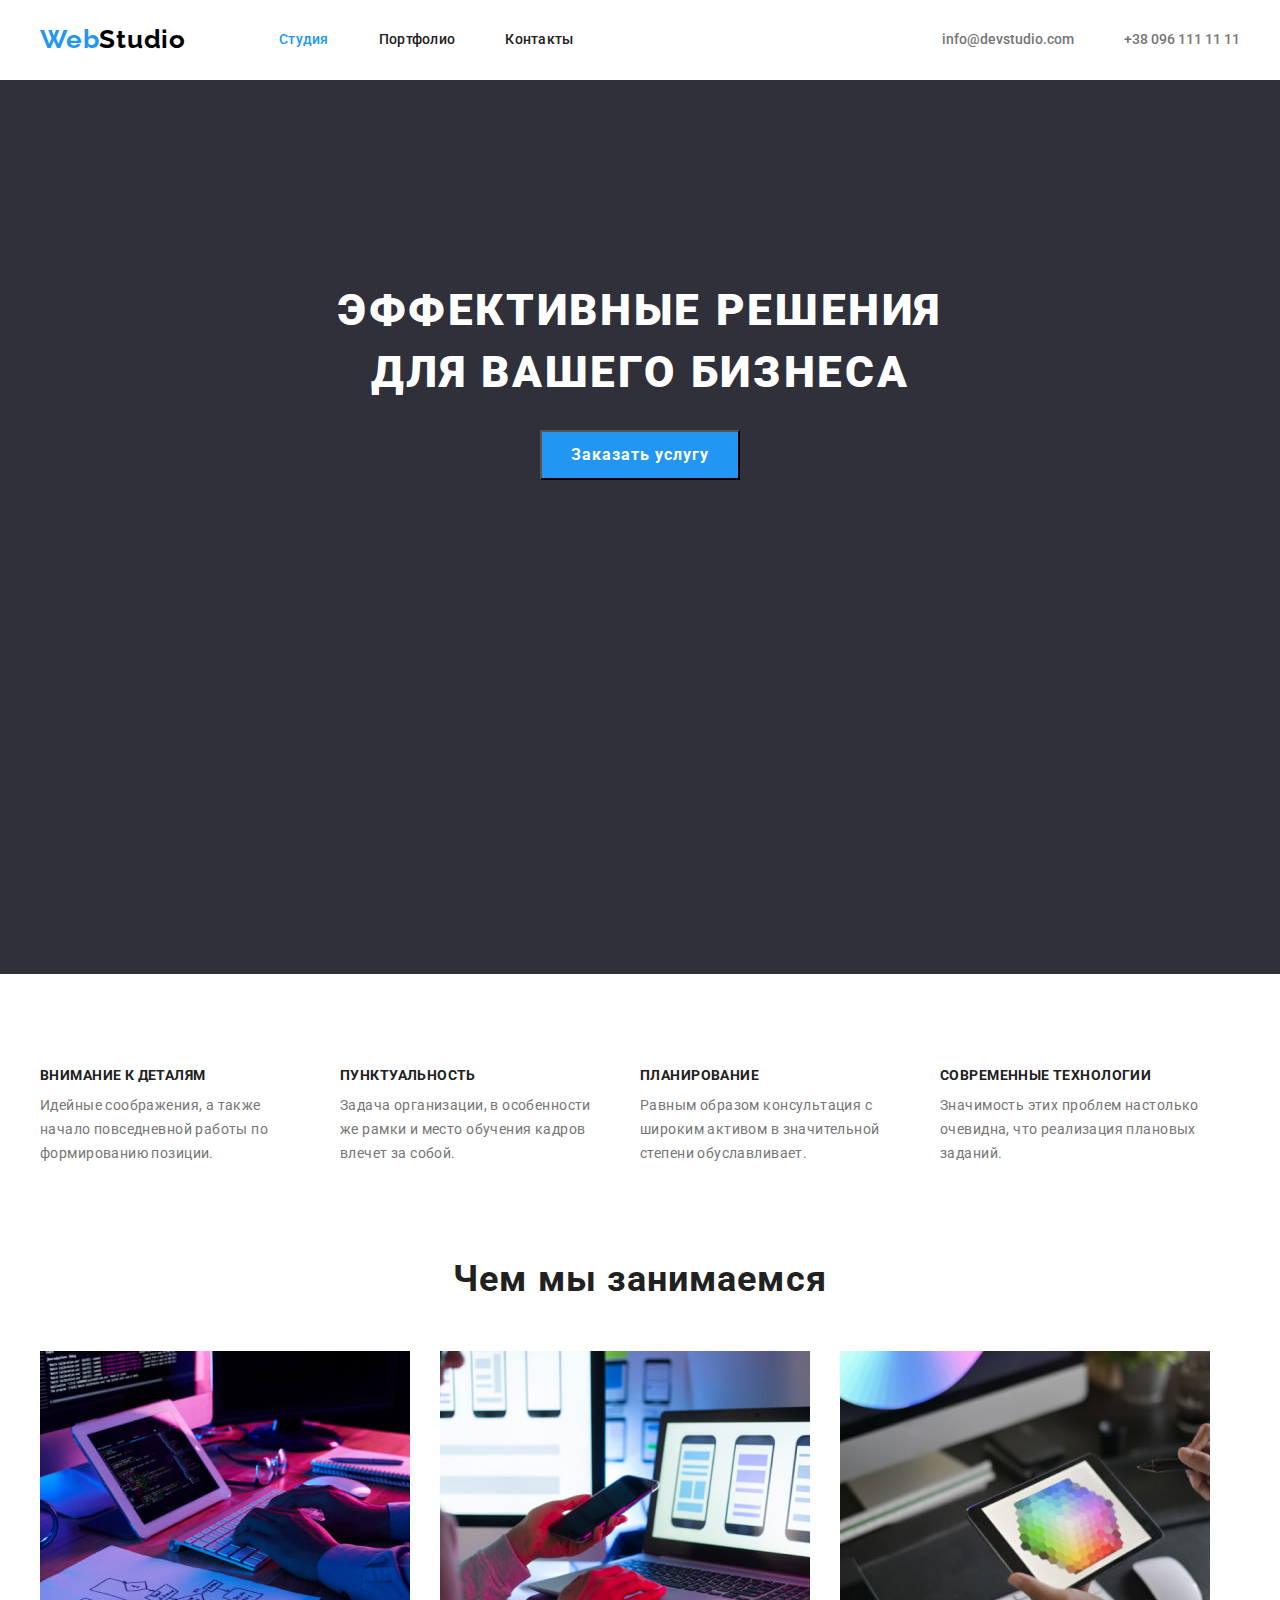
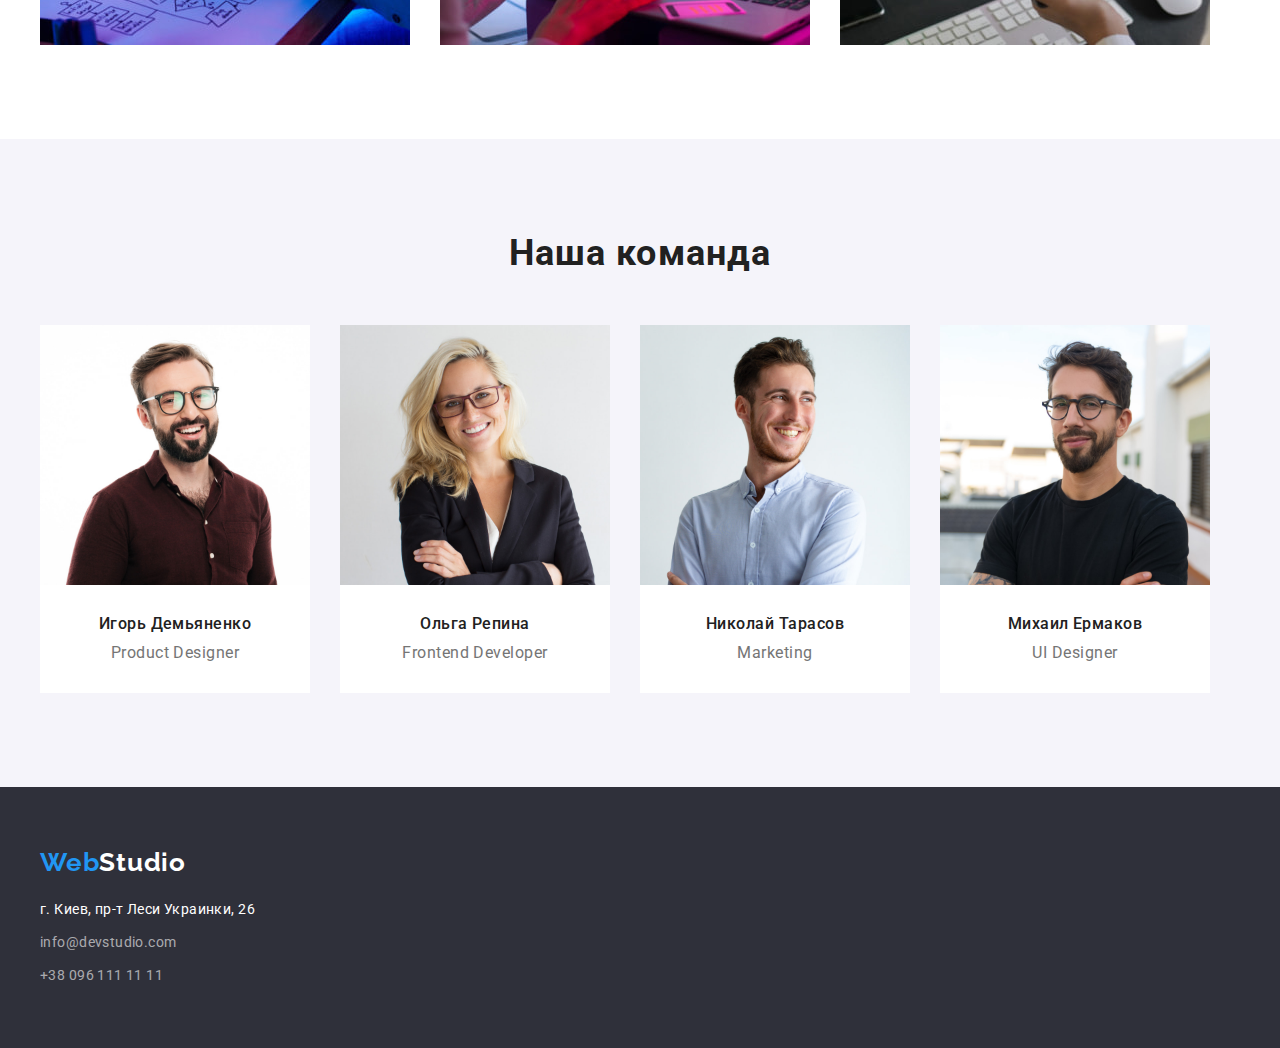
<file: index.html>
<!DOCTYPE html>
<html lang="ru">
<head>
    <meta charset="UTF-8">
    <meta http-equiv="X-UA-Compatible" content="IE=edge">
    <meta name="viewport" content="width=device-width, initial-scale=1.0">
    <title>Студия</title>

    <link rel="stylesheet" href="https://cdnjs.cloudflare.com/ajax/libs/modern-normalize/1.1.0/modern-normalize.min.css" integrity="sha512-wpPYUAdjBVSE4KJnH1VR1HeZfpl1ub8YT/NKx4PuQ5NmX2tKuGu6U/JRp5y+Y8XG2tV+wKQpNHVUX03MfMFn9Q==" crossorigin="anonymous" referrerpolicy="no-referrer" />

    <link rel="preconnect" href="https://fonts.googleapis.com">
    <link rel="preconnect" href="https://fonts.gstatic.com" crossorigin>
    <link href="https://fonts.googleapis.com/css2?family=Raleway:wght@700&family=Roboto:wght@400;500;700;900&display=swap" rel="stylesheet">
    
    <link rel="stylesheet" href="./css/styles.css">
</head>
<body>
    <!-- Шапка сайта -->
    <header class="header">
        <div class="container header-container">
            <a class="logo" href="./index.html">Web<span class="logo-title">Studio</span></a> 
            <nav class="nav-box">
                <ul class="navigation-links">
                    <li class="site-nav"><a class="link-nav current" href="./index.html">Студия</a></li>
                    <li class="site-nav"><a class="link-nav" href="./portfolio.html">Портфолио</a></li>
                    <li class="site-nav"><a class="link-nav" href="">Контакты</a></li>
                </ul>
            </nav>

            <ul class="contact-box">
                <li class="site-contact"><a class="contact-nav" href="mailto:info@devstudio.com">info@devstudio.com</a></li>
                <li class="site-contact"><a class="contact-nav" href="tel:+380961111111">+38 096 111 11 11</a></li>
            </ul>
        </div> 
    </header>

    <main>
    <!-- Секция Герой -->

        <section class="hero section">
            <div class="container">
            <h1 class="hero-title">Эффективные решения для вашего бизнеса</h1>
            <button class="button" type="button">Заказать услугу</button>
            </div>
        </section>

    <!-- Секция Основные задачи -->

        <section class="main-features section">
        <!--Заголовок для ассистивных технологий-->
        <div class="container">  
            <h2 class="visually-hidden">Особенности</h2>
            <ul class="features">
                <li class="features-item">
                    <h3 class="features-title">Внимание к деталям</h3>
                    <p class="features-text">
                        Идейные соображения, а также начало
                        повседневной работы по формированию позиции.
                    </p>
                </li>
                <li class="features-item">
                    <h3 class="features-title">Пунктуальность</h3>
                    <p class="features-text">
                        Задача организации, в особенности же рамки и
                        место обучения кадров влечет за собой.
                    </p>
                </li>
                <li class="features-item">
                    <h3 class="features-title">Планирование</h3>
                    <p class="features-text">
                        Равным образом консультация с широким активом
                        в значительной степени обуславливает.
                    </p>
                </li>
                <li class="features-item">
                    <h3 class="features-title">Современные технологии</h3>
                    <p class="features-text">
                        Значимость этих проблем настолько очевидна,
                        что реализация плановых заданий.
                    </p>
                </li>
            </ul>
        </div>
        </section>
    <!-- Секция Задачи студии -->
        <section class="main-task">
        <div class="container">
            <h2 class="tasks-title">Чем мы занимаемся</h2>
            <ul class="tasks">
                <li class="task-item">
                    <img src="./img-studio/box1.jpeg" alt="Разработка сайтов" width="370">
                </li>
                <li class="task-item">
                    <img src="./img-studio/box2.jpeg" alt="Техническая поддержка" width="370">
                </li>
                <li class="task-item">
                    <img src="./img-studio/box3.jpeg" alt="Дизайнерское офорление" width="370">
                </li>
            </ul>
        </div>
        </section>
        
    <!-- Секция Наша команда -->
        <section class="team section">
            <div class="container">
            <h2 class="team-title">Наша команда</h2>
        
            <ul class="list-members">
                <li class="member">
                    <img src="./img-studio/igor-dem.jpeg" alt="Фото Игоря Демьяненко" width="270">
                    <div class="member-discription">
                        <h3 class="team-member">Игорь Демьяненко</h3>
                        <p class="team-stream">Product Designer</p>
                    </div>
                </li>
                
                <li class="member">
                    <img src="./img-studio/olga-repina.jpeg" alt="Фото Ольги Репиной" width="270">
                    <div class="member-discription">
                        <h3 class="team-member">Ольга Репина</h3>
                        <p class="team-stream">Frontend Developer</p>
                    </div>
                </li>
                
                <li class="member">
                    <img src="./img-studio/nikolay-tarasov.jpeg" alt="Фото Николая Тарасова" width="270">
                    <div class="member-discription">
                        <h3 class="team-member">Николай Тарасов</h3>
                        <p class="team-stream">Marketing</p>
                    </div>
                </li>
                
                <li class="member">
                    <img src="./img-studio/mikhail-ermakov.jpeg" alt="Фото Михаила Ермакова" width="270">
                    <div class="member-discription">
                        <h3 class="team-member">Михаил Ермаков</h3>
                        <p class="team-stream">UI Designer</p>
                    </div>
                </li>
            </ul>
            </div>
        </section>
    </main>

<!-- Футер -->
    <footer class="footer">
        <div class="container">
            <div class="logotype">
                <a class="logo-footer" href="./index.html">Web<span class="logo-title-footer">Studio</span></a> 
            </div>
            <address class="address">
                <ul>
                    <li class="address-item"><a class="address-text" href="">г. Киев, пр-т Леси Украинки, 26</a></li>
                    <li class="address-item"><a class="address-link" href="mailto:info@devstudio.com">info@devstudio.com</a></li>
                    <li class="address-item"><a class="address-link" href="tel:+380961111111">+38 096 111 11 11</a></li>
                </ul>
            </address>
        </div>
    </footer>
</body>
</html>
</file>
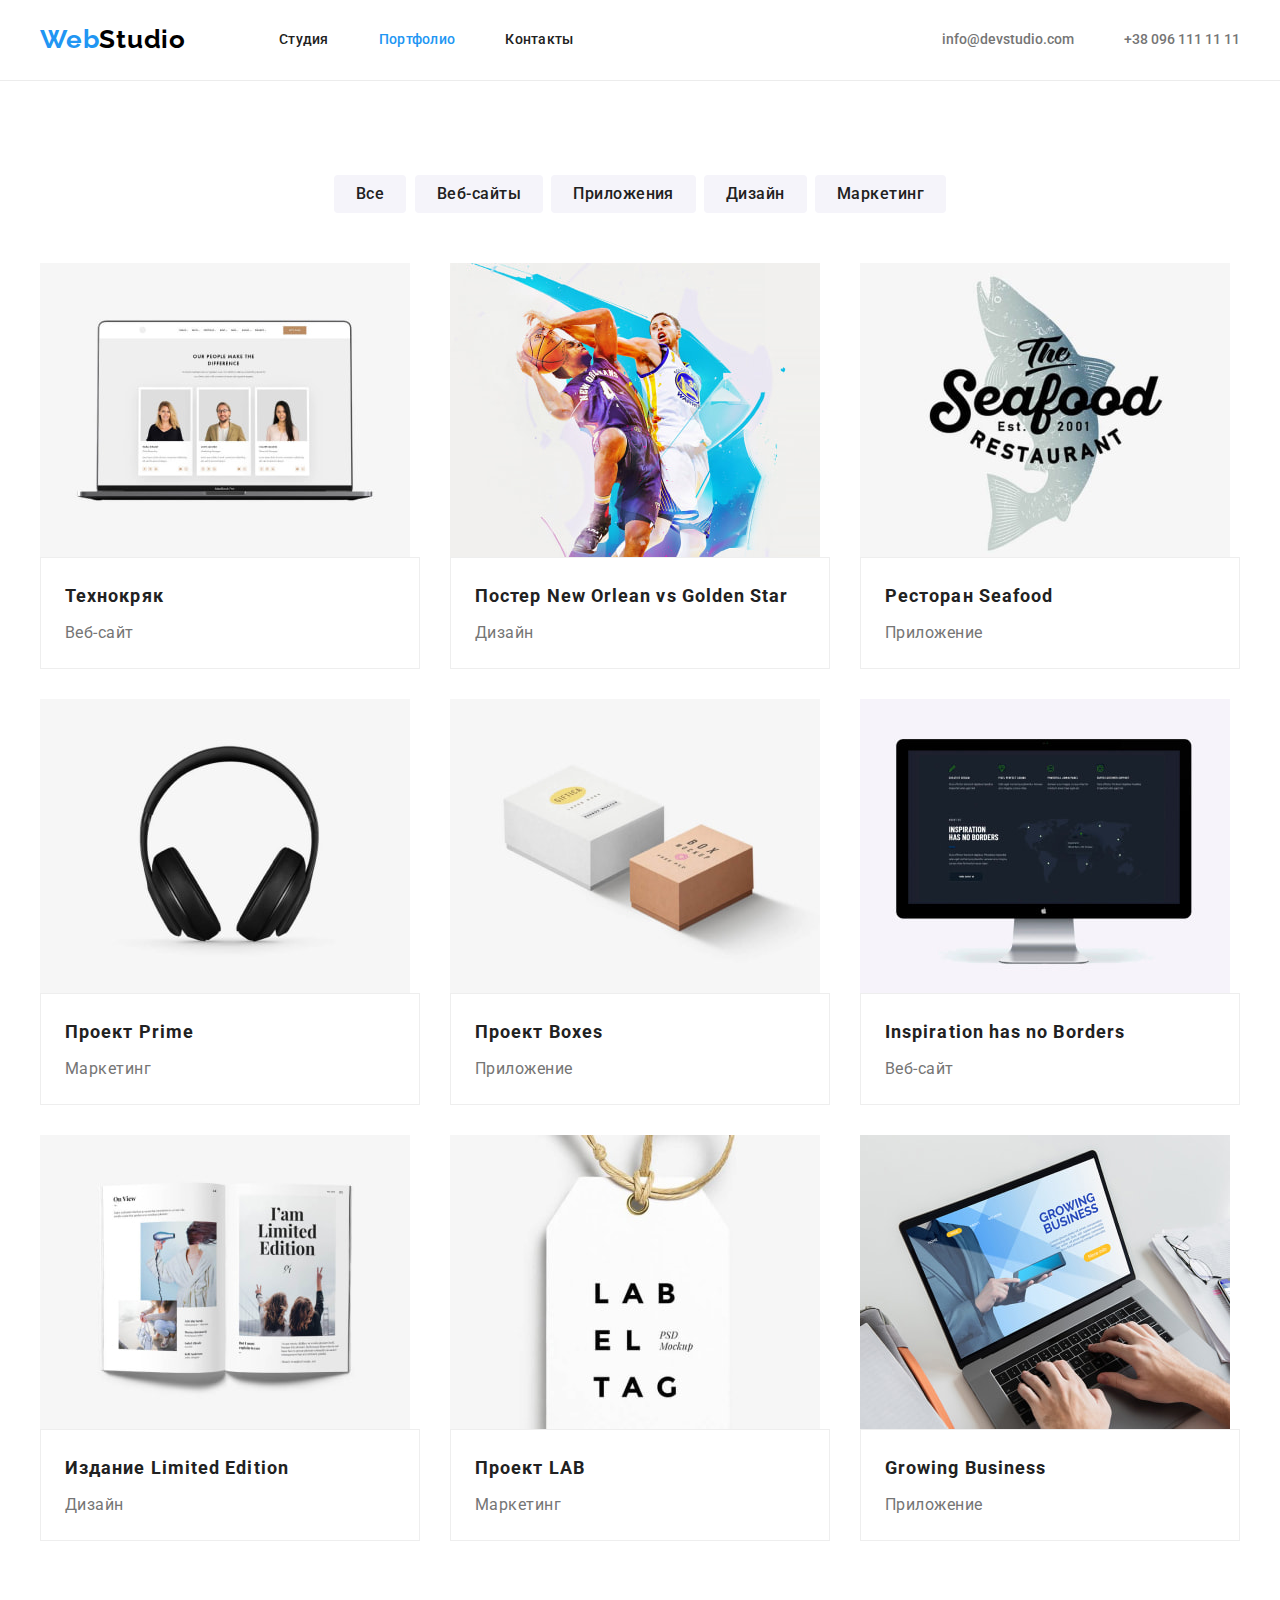
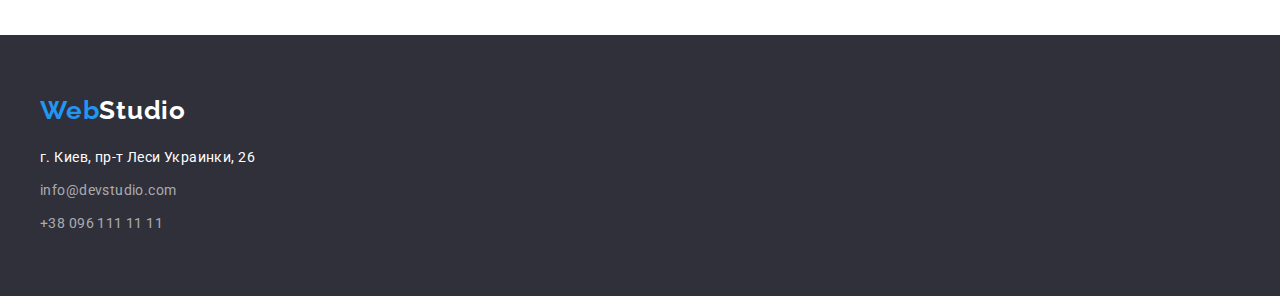
<file: portfolio.html>
<!DOCTYPE html>
<html lang="en">
<head>
    <meta charset="UTF-8">
    <meta http-equiv="X-UA-Compatible" content="IE=edge">
    <meta name="viewport" content="width=, initial-scale=1.0">
    <title>Портфолио</title>

    <link rel="stylesheet" href="https://cdnjs.cloudflare.com/ajax/libs/modern-normalize/1.1.0/modern-normalize.min.css" integrity="sha512-wpPYUAdjBVSE4KJnH1VR1HeZfpl1ub8YT/NKx4PuQ5NmX2tKuGu6U/JRp5y+Y8XG2tV+wKQpNHVUX03MfMFn9Q==" crossorigin="anonymous" referrerpolicy="no-referrer" />

    <link rel="preconnect" href="https://fonts.googleapis.com">
    <link rel="preconnect" href="https://fonts.gstatic.com" crossorigin>
    <link href="https://fonts.googleapis.com/css2?family=Raleway:wght@700&family=Roboto:wght@400;500;700;900&display=swap" rel="stylesheet">

    <link rel="stylesheet" href="./css/styles.css">
    <link rel="stylesheet" href="./css/flex.css">

</head>
<body>
    <!-- Шапка сайта -->
    <header class="header-portfolio">
        <div class="container header-container">
            <a class="logo" href="./index.html">Web<span class="logo-title">Studio</span></a> 
            <nav class="nav-box">
                <ul class="navigation-links">
                    <li class="site-nav"><a class="link-nav" href="./index.html">Студия</a></li>
                    <li class="site-nav"><a class="link-nav current" href="./portfolio.html">Портфолио</a></li>
                    <li class="site-nav"><a class="link-nav" href="">Контакты</a></li>
                </ul>
            </nav>

            <ul class="contact-box">
                <li class="site-contact"><a class="contact-nav" href="mailto:info@devstudio.com">info@devstudio.com</a></li>
                <li class="site-contact"><a class="contact-nav" href="tel:+380961111111">+38 096 111 11 11</a></li>
            </ul>
        </div> 
    </header>

    <main>
        <section class="section">
            <div class="container portfolio">
                <!-- Заголовок для ассистивных технологий -->
                <h1 class="visually-hidden">Портфолио</h1>
                 <!-- Фильтры -->
                <!-- Заголовок для ассистивных технологий -->
                <h2 class="visually-hidden">Фильтры страницы портфолио</h2>
                    <ul class="list-filter">
                        <li class="item-filter">
                            <button class="button-filter active" type="button">Все</button>
                        </li>
                        <li class="item-filter">
                            <button class="button-filter" type="button">Веб-сайты</button>
                        </li>
                        <li class="item-filter">
                            <button class="button-filter" type="button">Приложения</button>
                        </li>
                        <li class="item-filter">
                            <button class="button-filter" type="button">Дизайн</button>
                        </li>
                        <li class="item-filter">
                            <button class="button-filter" type="button">Маркетинг</button>
                        </li>
                    </ul>              
                <!-- Заголовок для ассистивных технологий  -->
                <h2 class="visually-hidden">Галерея проектов</h2>
                <ul class="cards-list">
                    <li class="item-card">
                        <a class="link-card" href="">
                            <div class="card">
                                <img src="./img-portfolio/img-1.jpeg" alt="Веб-сайт" width="370">
                            </div>
                                <div class="cards-discription">
                                    <h3 class="cards-title">Технокряк</h3>
                                    <p class="text-card">Веб-сайт</p>
                                </div>
                        </a>
                    </li>
    
                    <li class="item-card">
                        <a class="link-card" href="">
                            <div class="card">
                                <img src="./img-portfolio/img-2.jpeg" alt="Дизайн" width="370">
                            </div>
                                <div class="cards-discription">
                                    <h3 class="cards-title">Постер New Orlean vs Golden Star</h3>
                                    <p class="text-card">Дизайн</p>
                                </div>
                        </a>
                    </li>
    
                    <li class="item-card">
                        <a class="link-card" href="">
                            <div class="card">
                                <img src="./img-portfolio/img-3.jpeg" alt="Приложение" width="370">
                            </div>
                                <div class="cards-discription">
                                    <h3 class="cards-title">Ресторан Seafood</h3>
                                    <p class="text-card">Приложение</p>
                                </div> 
                        </a>
                    </li>
    
                    <li class="item-card">
                        <a class="link-card" href="">
                            <div class="card">
                                <img src="./img-portfolio/img-4.jpeg" alt="Маркетинг" width="370">
                            </div>
                                <div class="cards-discription">
                                    <h3 class="cards-title">Проект Prime</h3>
                                    <p class="text-card">Маркетинг</p>
                                </div>
                        </a>
                    </li>
    
                    <li class="item-card">
                        <a class="link-card" href="">
                            <div class="card">
                                    <img src="./img-portfolio/img-5.jpeg" alt="Приложение" width="370">
                            </div>
                                <div class="cards-discription">
                                    <h3 class="cards-title">Проект Boxes</h3>
                                    <p class="text-card">Приложение</p>
                                </div>
                        </a>
                    </li>
    
                    <li class="item-card">
                        <a class="link-card" href="">
                            <div class="card">
                                <img src="./img-portfolio/img-6.jpeg" alt="Веб-сайт" width="370">
                            </div>
                                <div class="cards-discription">
                                    <h3 class="cards-title">Inspiration has no Borders</h3>
                                    <p class="text-card">Веб-сайт</p>
                                </div>
                        </a>
                    </li>
    
                    <li class="item-card">
                        <a class="link-card" href="">
                            <div class="card">
                                <img src="./img-portfolio/img-7.jpeg" alt="Дизайн" width="370">
                            </div>
                                <div class="cards-discription">
                                    <h3 class="cards-title">Издание Limited Edition</h3>
                                    <p class="text-card">Дизайн</p>
                                </div>
                        </a>
                    </li>
    
                    <li class="item-card">
                        <a class="link-card" href="">
                            <div class="card">
                                <img src="./img-portfolio/img-8.jpeg" alt="Маркетинг" width="370">
                            </div>
                                <div class="cards-discription">
                                    <h3 class="cards-title">Проект LAB</h3>
                                    <p class="text-card">Маркетинг</p>
                                </div>
                        </a>
                    </li>
    
                    <li class="item-card">
                        <a class="link-card" href="">
                            <div class="card">
                                <img src="./img-portfolio/img-9.jpeg" alt="Приложение" width="370">
                            </div>
                                <div class="cards-discription">
                                    <h3 class="cards-title">Growing Business</h3>
                                    <p class="text-card">Приложение</p>
                                </div>
                        </a>
                    </li>
                </ul>
            </div>
        </div>
        </section>
    </main>

    <!-- Футер -->
    <footer class="footer">
        <div class="container">
            <div class="logotype">
                <a class="logo-footer" href="./index.html">Web<span class="logo-title-footer">Studio</span></a> 
            </div>
            <address class="address">
                <ul>
                    <li class="address-item"><a class="address-text" href="">г. Киев, пр-т Леси Украинки, 26</a></li>
                    <li class="address-item"><a class="address-link" href="mailto:info@devstudio.com">info@devstudio.com</a></li>
                    <li class="address-item"><a class="address-link" href="tel:+380961111111">+38 096 111 11 11</a></li>
                </ul>
            </address>
        </div>
    </footer>
</body>
</html>
</file>
<file: css/styles.css>
:root {
  --primary-text-color: #757575;
  --title-text-color: #212121;
  --accent-color: #2196f3;
  --background-clr-btn: #f5f4fa;
  --card-set-gap: 30px;
}

body {
  font-family: 'Roboto', sans-serif;
  background-color: #ffffff;
  color: var(--primary-text-color);

  margin: 0;
}

li {
  list-style: none;
  margin: 0;
  padding: 0;
}
ul {
  margin: 0;
  padding: 0; 
}
a {
  text-decoration: none;
  margin: 0;
}
h1, h2, h3, p {
  margin: 0;
}
img {
  display: block;
  max-width: 100%;
  height: auto;
}
/* Шапка сайта */

.container {
  width: 1200px;
  padding-left: 15px;
  padding-right: 15px;
  margin-left: auto;
  margin-right: auto;
}
.section {
  padding-top: 94px;
  padding-bottom: 94px;
}
.header-container {
  display: flex;
  align-items: center;
}
.logo {
  font-family: 'Raleway';
  font-weight: 700;
  font-size: 26px;
  line-height: 1.2;
  letter-spacing: 0.03em;

  margin-right: 93px;

  color: var(--accent-color);
}
.logo-title {
  font-family: 'Raleway';
  font-size: 26px;
  line-height: 1.2;
  letter-spacing: 0.03em;

  color: #000000;
}
.navigation-links {
  display: flex;
  align-items: center;
}
.site-nav {
  margin-right: 50px;
}
.site-nav:last-child {
  margin-right: 0;
}
.contact-box {
  display: flex;
  align-items: center;
  margin-left: auto;
}
.site-contact {
  display: flex;
}
.link-nav {
  display: block;
  padding-top: 32px;
  padding-bottom: 32px;

  font-weight: 500;
  font-size: 14px;
  line-height: 1.14;
  letter-spacing: 0.02em;

  color: var(--title-text-color);
}
.link-nav.current {
  color: var(--accent-color);
}
.link-nav:hover,
.link-nav.current:focus {
  color: var(--accent-color);
}

.link-nav.current:active {
  color: var(--accent-color);
}
.site-contact {
  margin-right: 50px;
}
.site-contact:last-child {
  margin-right: 0;
}
.contact-nav {
  display: block;
  padding-top: 32px;
  padding-bottom: 32px;

  font-weight: 500;
  font-size: 14px;
  line-height: 1.14;

  color: var(--primary-text-color);
}
.contact-nav:hover,
.contact-nav:focus {
  color: var(--accent-color);
}

/* Секция Герой */
.hero {
  background: #2f303a;
  height: 600px;
  text-align: center;
  padding-top: 200px;
}
.hero-title {
  align-items: center;
  width: 696px;
  height: 120px;
  margin-left: auto;
  margin-right: auto;

  font-weight: 900;
  font-size: 44px;
  line-height: 1.4;
  text-align: center;
  letter-spacing: 0.06em;
  text-transform: uppercase;

  color: #ffffff;
}

.button {
  margin-top: 30px;
  align-items: center;
  text-align: center;
  width: 200px;
  height: 50px;

  font-family: inherit;
  font-weight: 700;
  font-size: 16px;
  line-height: 1.8;

  letter-spacing: 0.06em;
  cursor: pointer;

  background-color: var(--accent-color);
  color: #ffffff;
}

/* Основные задачи Веб-Студии */
.visually-hidden {
  position: absolute;
  white-space: nowrap;
  width: 1px;
  height: 1px;
  overflow: hidden;
  border: 0;
  padding: 0;
  clip: rect(0 0 0 0);
  clip-path: inset(50%);
  margin: -1px;
}
.main-features {
  display: block;
}
.features {
  display: flex;
}
.features-item {
  width: 270px;
}
.features .features-item + .features-item {
  margin-left: var(--card-set-gap);
}
.features-title {
  margin-bottom: 10px;

  font-weight: 700;
  font-size: 14px;
  line-height: 1.14;
  letter-spacing: 0.03em;
  text-transform: uppercase;

  color: var(--title-text-color);
}

.features-text {
  font-size: 14px;
  line-height: 1.7;
  letter-spacing: 0.03em;

  color: var(--primary-text-color);
}

/* Задачи Веб-Студии */
.main-task {
  padding-bottom: 94px;
}
.tasks-title {
  margin-bottom: 50px;

  font-weight: 700;
  font-size: 36px;
  line-height: 1.16;
  text-align: center;
  letter-spacing: 0.03em;

  color: var(--title-text-color);
}
.tasks {
  display: flex;
}
.tasks .task-item + .task-item {
  padding-left: 30px;
}

/* Наша команда */
.team {
  background: #f5f4fa;
}
.team-title {
  margin-bottom: 50px;
  text-align: center;

  font-weight: 700;
  font-size: 36px;
  line-height: 1.16;

  letter-spacing: 0.03em;

  color: var(--title-text-color);
}
.list-members {
  display: flex;
  text-align: center;
}

.list-members .member + .member {
  margin-left: var(--card-set-gap);
}
.member {
  background-color: #ffffff;
}
.member-discription {
  padding-top: 30px;
  padding-bottom: 30px;
}

.team-member {
  text-align: center;
  margin-bottom: 10px;

  font-weight: 500;
  font-size: 16px;
  line-height: 1.18;
  letter-spacing: 0.03em;

  color: var(--title-text-color);
}

.team-stream {
  text-align: center;

  font-weight: 400;
  font-size: 16px;
  line-height: 1.18;
  letter-spacing: 0.03em;

  color: var(--primary-text-color);
}

/* Футер */
.footer {
  background: #2f303a;
  padding-top: 60px;
  padding-bottom: 60px;
}

.logotype {
  display: block;
  margin-bottom: 20px;
}
.logo-footer {
  display: block;

  font-family: 'Raleway';
  font-weight: 700;
  font-size: 26px;
  line-height: 1.2;
  letter-spacing: 0.03em;

  color: var(--accent-color);
}
.address {
  display: block;
}
.logo-title-footer {
  font-family: 'Raleway';
  font-size: 26px;
  line-height: 1.2;
  letter-spacing: 0.03em;

  color: #ffffff;
}
.address .address-item + .address-item {
  padding-top: 9px;
}
.address-text {
  display: block;  
  font-family: 'Roboto';
  font-style: normal;
  font-size: 14px;
  line-height: 1.71;
  letter-spacing: 0.03em;

  color: #ffffff;
}
.address-link {
  font-family: 'Roboto';
  font-style: normal;
  font-size: 14px;
  line-height: 1.71;
  letter-spacing: 0.03em;

  color: rgba(255, 255, 255, 0.6);
}
</file>
<file: css/flex.css>
/* Страница Портфолио */

:root {
    --primary-text-color: #757575;
    --title-text-color: #212121;
    --accent-color: #2196f3;
    --background-clr-btn: #f5f4fa;
    --card-set-gap: 30px;
  }
  
  body {
    font-family: 'Roboto', sans-serif;
    background-color: #ffffff;
    color: var(--primary-text-color);
  
    margin: 0;
  }
  
  li {
    list-style: none;
    margin: 0;
    padding: 0;
  }
  ul {
    margin: 0;
    padding: 0; 
  }
  a {
    text-decoration: none;
    margin: 0;
  }
  h1, h2, h3, p {
    margin: 0;
  }
  img {
    display: block;
    max-width: 100%;
    height: auto;
  }

      /* Хедер */
.header-portfolio {
    border-bottom: 1px solid #ECECEC;
}

/* Кнопки фильтра портфолио */

.button-filter {
    font-family: inherit;
    font-weight: 500;
    font-size: 16px;
    line-height: 1.62;
    text-align: center;
    letter-spacing: 0.03em;

    background-color: #F5F4FA;
    border-radius: 4px;
    border: none;
    padding: 6px 22px;
    cursor: pointer;

    color: var(--title-text-color);
    background-color: var(--background-clr-btn);
}
.button-filter:hover,
.button-filter:focus {
    color: #ffffff;
    background-color: var(--accent-color);
}
.button-filter .active:active {
    color: #ffffff;
    background-color: var(--accent-color);
}

.list-filter {
    display: flex;
    justify-content: center;
    height: 54px;
    align-items: flex-start;
    margin-bottom: 34px;
}
.item-filter {
    height: 38px;
    min-width: 73px;
}
.list-filter .item-filter + .item-filter {
    margin-left: 8px;
}

/* Галерея проектов */

/* .portfolio {
    padding-top: 34px;
} */
.cards-list {
    display: flex;
    flex-wrap: wrap;

    margin-left: calc(-1 * var(--card-set-gap));
    margin-top: calc(-1 * var(--card-set-gap));
}
.cards-list > .item-card {
    flex-basis: calc(100% / 3 - var(--card-set-gap));
    margin-left: var(--card-set-gap);
    margin-top: var(--card-set-gap);
    
    background: #FFFFFF;
}
.cards-discription {
    display: block;
    padding: 20px 24px;
    text-align: start;
    border: 1px solid #EEEEEE;
}
.cards-title {
    font-weight: 700;
    font-size: 18px;
    line-height: 2; 
    letter-spacing: 0.06em;
  
    color: var(--title-text-color);
}
.text-card {
    margin-top: 4px;

    font-size: 16px;
    line-height: 1.88;
    letter-spacing: 0.03em;
  
    color: var(--primary-text-color);
}
</file>
